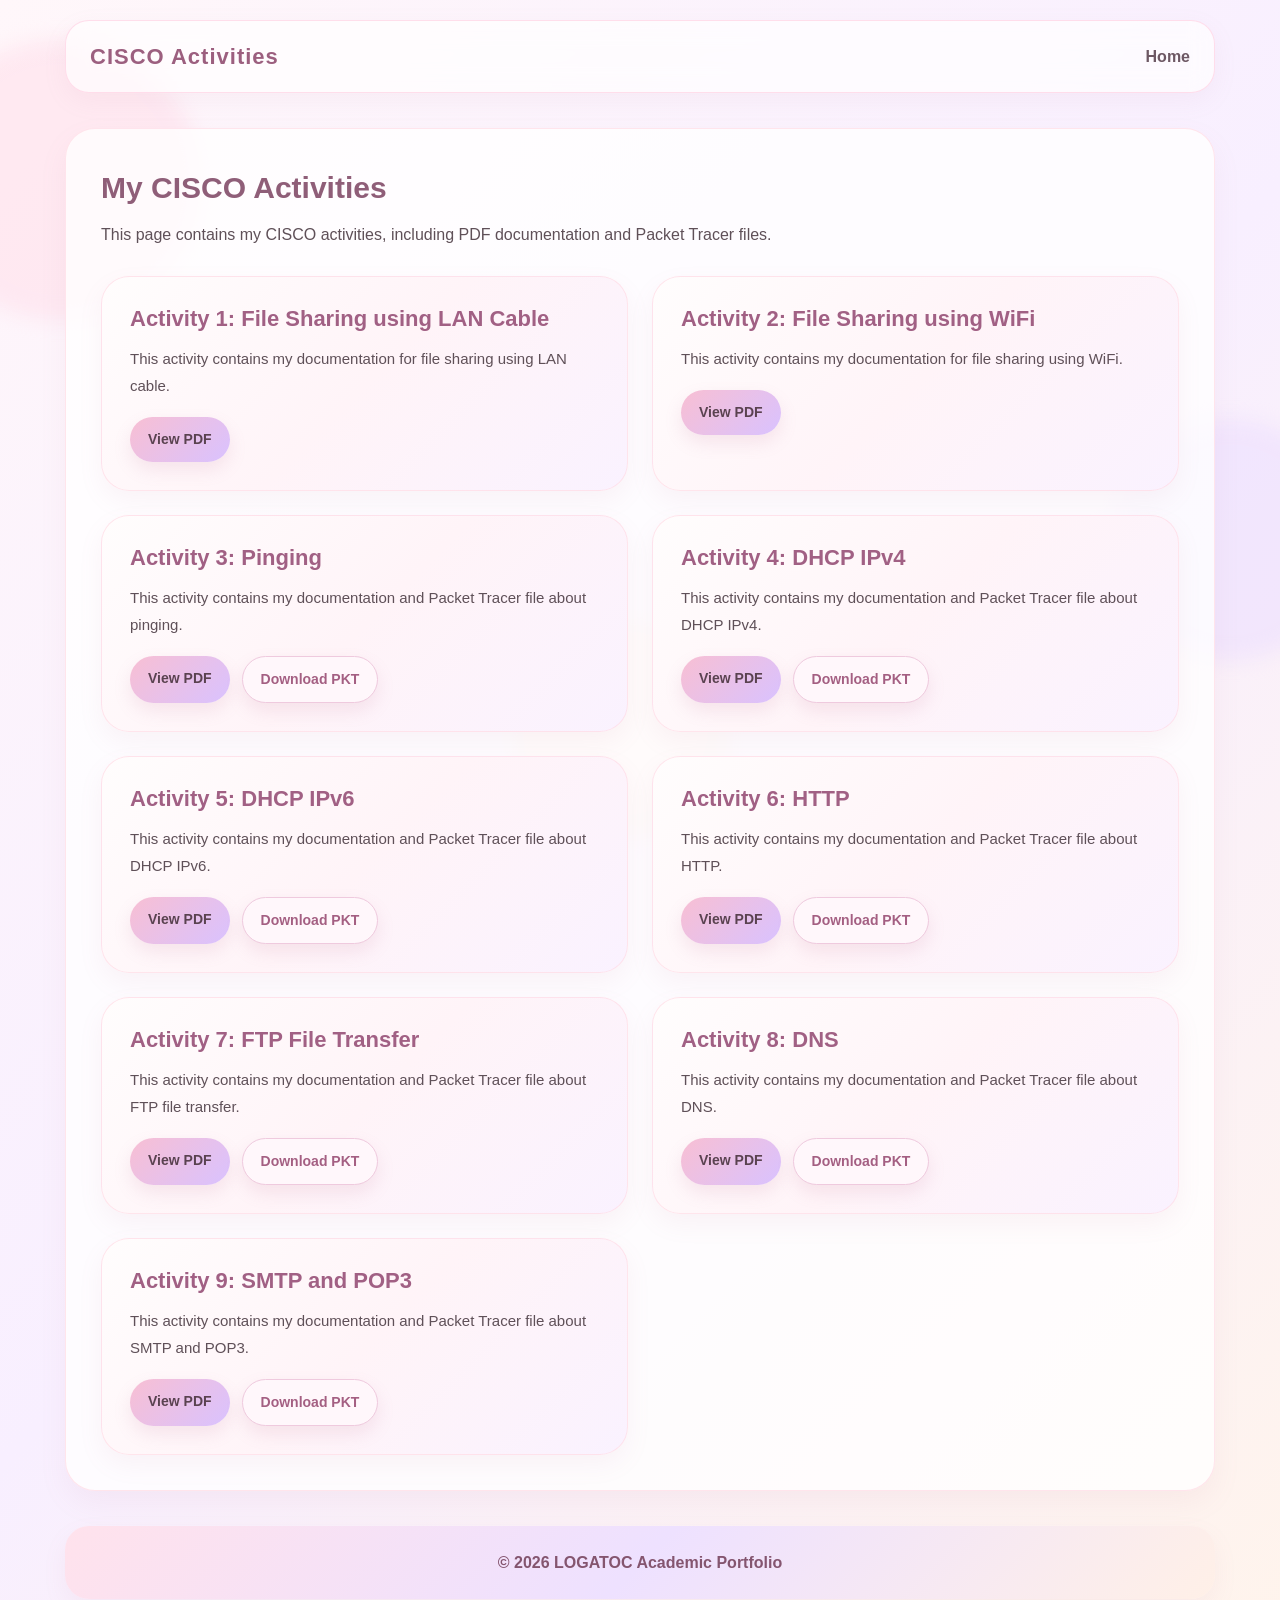
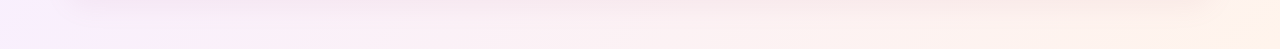
<file: cisco.html>
<!DOCTYPE html>
<html lang="en">
<head>
    <meta charset="UTF-8">
    <meta name="viewport" content="width=device-width, initial-scale=1.0">
    <title>CISCO Activities</title>

    <style>
        * {
            margin: 0;
            padding: 0;
            box-sizing: border-box;
        }

        html {
            scroll-behavior: smooth;
        }

        body {
            font-family: "Segoe UI", Arial, sans-serif;
            background: linear-gradient(135deg, #fff7fa, #f8efff, #fff4ec);
            color: #4a3d45;
            line-height: 1.6;
            min-height: 100vh;
            padding-bottom: 25px;
        }

        .bg-shape {
            position: fixed;
            border-radius: 50%;
            z-index: -1;
            filter: blur(10px);
            opacity: 0.5;
        }

        .shape1 {
            width: 280px;
            height: 280px;
            background: #ffdbe8;
            top: 40px;
            left: -80px;
        }

        .shape2 {
            width: 240px;
            height: 240px;
            background: #eadbff;
            top: 420px;
            right: -70px;
        }

        .shape3 {
            width: 220px;
            height: 220px;
            background: #ffe8d9;
            bottom: 60px;
            left: 40%;
        }

        .navbar {
            width: 90%;
            max-width: 1150px;
            margin: 20px auto 0;
            padding: 18px 24px;
            background: rgba(255, 255, 255, 0.68);
            backdrop-filter: blur(12px);
            border: 1px solid rgba(255, 214, 230, 0.8);
            border-radius: 24px;
            display: flex;
            justify-content: space-between;
            align-items: center;
            box-shadow: 0 8px 25px rgba(191, 136, 164, 0.08);
        }

        .logo {
            font-size: 22px;
            font-weight: bold;
            color: #9c5f7f;
            letter-spacing: 1px;
        }

        .nav-links {
            display: flex;
            list-style: none;
            gap: 18px;
        }

        .nav-links a {
            text-decoration: none;
            color: #6d5864;
            font-weight: 600;
            transition: 0.3s ease;
        }

        .nav-links a:hover {
            color: #c26f98;
        }

        .activities-section {
            width: 90%;
            max-width: 1150px;
            margin: 35px auto;
            background: rgba(255, 255, 255, 0.78);
            border: 1px solid rgba(255, 220, 230, 0.75);
            border-radius: 30px;
            padding: 35px;
            box-shadow: 0 12px 28px rgba(185, 127, 156, 0.08);
        }

        .activities-section h2 {
            color: #8f5e78;
            margin-bottom: 10px;
            font-size: 30px;
        }

        .certificate-intro {
            color: #5f5058;
            margin-bottom: 25px;
            max-width: 800px;
        }

        .activity-file-grid {
            display: grid;
            grid-template-columns: repeat(2, 1fr);
            gap: 24px;
            margin-top: 28px;
        }

        .activity-file-card {
            background: linear-gradient(135deg, #fffdfd, #fff4f8, #faf2ff);
            border: 1px solid rgba(255, 220, 230, 0.7);
            border-radius: 28px;
            padding: 28px;
            box-shadow: 0 10px 25px rgba(185, 127, 156, 0.08);
            transition: 0.3s ease;
        }

        .activity-file-card:hover {
            transform: translateY(-6px);
            box-shadow: 0 16px 32px rgba(185, 127, 156, 0.14);
        }

        .activity-file-card h3 {
            color: #a16084;
            margin-bottom: 12px;
            font-size: 22px;
            line-height: 1.3;
        }

        .activity-file-card p {
            color: #5f5058;
            font-size: 15px;
            margin-bottom: 18px;
            line-height: 1.8;
        }

        .file-buttons {
            display: flex;
            flex-wrap: wrap;
            gap: 12px;
        }

        .file-btn {
            text-decoration: none;
            background: linear-gradient(135deg, #f8bfd3, #d9c2ff);
            color: #5a4250;
            padding: 11px 18px;
            border-radius: 24px;
            font-weight: 700;
            font-size: 14px;
            box-shadow: 0 8px 18px rgba(192, 111, 148, 0.14);
            transition: 0.3s ease;
            display: inline-block;
        }

        .file-btn:hover {
            transform: translateY(-3px);
        }

        .secondary-file-btn {
            background: #fff7fb;
            color: #a45f82;
            border: 1px solid #efcade;
        }

        footer {
            width: 90%;
            max-width: 1150px;
            margin: 0 auto 25px;
            text-align: center;
            padding: 24px;
            border-radius: 24px;
            background: linear-gradient(135deg, #ffe2ec, #eee1ff, #fff0e7);
            color: #84556f;
            font-weight: 700;
            box-shadow: 0 10px 25px rgba(185, 127, 156, 0.08);
        }

        /* ===== CREATIVE ANIMATIONS & EFFECTS - ADD ONLY ===== */

@keyframes softFloat {
    0%, 100% {
        transform: translateY(0) scale(1);
    }
    50% {
        transform: translateY(-18px) scale(1.04);
    }
}

@keyframes fadeSlideUp {
    from {
        opacity: 0;
        transform: translateY(35px);
    }
    to {
        opacity: 1;
        transform: translateY(0);
    }
}

@keyframes glowPulse {
    0%, 100% {
        box-shadow: 0 10px 25px rgba(185, 127, 156, 0.10);
    }
    50% {
        box-shadow: 0 16px 35px rgba(194, 111, 152, 0.24);
    }
}

@keyframes buttonShine {
    0% {
        left: -80%;
    }
    100% {
        left: 130%;
    }
}

/* Floating background shapes */
.bg-shape {
    animation: softFloat 6s ease-in-out infinite;
}

.shape2 {
    animation-delay: 1.5s;
}

.shape3 {
    animation-delay: 3s;
}

/* Smooth entrance animation */
.navbar,
.hero-text,
.hero-image-side,
.quick-info,
.about-card,
.skills-progress-wrapper,
.activities-section,
.certificate-section,
.contact-section,
footer {
    animation: fadeSlideUp 0.9s ease both;
}

.hero-image-side {
    animation-delay: 0.15s;
}

.quick-info {
    animation-delay: 0.25s;
}

.about-card,
.skill-progress-card,
.bento-card,
.certificate-card,
.contact-card,
.activity-file-card {
    animation: fadeSlideUp 0.9s ease both;
}

/* Navbar glow effect */
.navbar {
    transition: 0.35s ease;
}

.navbar:hover {
    transform: translateY(-3px);
    box-shadow: 0 14px 35px rgba(191, 136, 164, 0.16);
}

/* Links hover animation */
.nav-links a {
    position: relative;
}

.nav-links a::after {
    content: "";
    position: absolute;
    left: 0;
    bottom: -5px;
    width: 0;
    height: 2px;
    background: linear-gradient(135deg, #f8bfd3, #d9c2ff);
    transition: width 0.3s ease;
    border-radius: 20px;
}

.nav-links a:hover::after {
    width: 100%;
}

/* Buttons shine effect */
.btn,
.file-btn {
    position: relative;
    overflow: hidden;
}

.btn::before,
.file-btn::before {
    content: "";
    position: absolute;
    top: 0;
    left: -80%;
    width: 50%;
    height: 100%;
    background: rgba(255, 255, 255, 0.35);
    transform: skewX(-25deg);
}

.btn:hover::before,
.file-btn:hover::before {
    animation: buttonShine 0.8s ease;
}

.btn:hover,
.file-btn:hover {
    transform: translateY(-4px) scale(1.03);
}

/* Hero image aesthetic hover */
.hero-image-card,
.image-frame img {
    transition: 0.4s ease;
}

.hero-image-card:hover {
    transform: translateY(-8px) rotate(1deg);
    animation: glowPulse 1.8s ease-in-out infinite;
}

.hero-image-card:hover .image-frame img {
    transform: scale(1.05);
}

/* Cards hover effect */
.info-box,
.about-card,
.skill-progress-card,
.bento-card,
.certificate-card,
.contact-card,
.activity-file-card {
    transition: transform 0.35s ease, box-shadow 0.35s ease, border 0.35s ease;
}

.info-box:hover,
.about-card:hover,
.skill-progress-card:hover,
.bento-card:hover,
.certificate-card:hover,
.contact-card:hover,
.activity-file-card:hover {
    transform: translateY(-8px);
    box-shadow: 0 18px 38px rgba(185, 127, 156, 0.16);
    border-color: rgba(244, 170, 204, 0.9);
}

/* Skill bars animate */
.skill-fill {
    animation: skillGrow 1.6s ease forwards;
    transform-origin: left;
}

@keyframes skillGrow {
    from {
        transform: scaleX(0);
    }
    to {
        transform: scaleX(1);
    }
}

/* Certificate image effect */
.certificate-card img,
.project-image,
.project-media-grid img {
    transition: 0.4s ease;
}

.certificate-card:hover img,
.project-image:hover,
.project-media-grid img:hover {
    transform: scale(1.04);
    filter: brightness(1.04) contrast(1.02);
}

/* Cute heading effect */
h1 span,
.logo {
    transition: 0.35s ease;
}

h1 span:hover,
.logo:hover {
    letter-spacing: 2px;
}

/* Reduce motion for accessibility */
@media (prefers-reduced-motion: reduce) {
    * {
        animation: none !important;
        transition: none !important;
    }
}

        @media (max-width: 850px) {
            .navbar {
                flex-direction: column;
                gap: 12px;
            }

            .activity-file-grid {
                grid-template-columns: 1fr;
            }

            .activities-section {
                padding: 28px 22px;
            }
        }
    </style>
</head>
<body>

    <div class="bg-shape shape1"></div>
    <div class="bg-shape shape2"></div>
    <div class="bg-shape shape3"></div>

    <nav class="navbar">
        <div class="logo">CISCO Activities</div>

        <ul class="nav-links">
            <li><a href="index.html">Home</a></li>
        </ul>
    </nav>

    <section class="activities-section cisco-page">
        <h2>My CISCO Activities</h2>

        <p class="certificate-intro">
            This page contains my CISCO activities, including PDF documentation and Packet Tracer files.
        </p>

        <div class="activity-file-grid">

            <div class="activity-file-card">
                <h3>Activity 1: File Sharing using LAN Cable</h3>
                <p>This activity contains my documentation for file sharing using LAN cable.</p>

                <div class="file-buttons">
                    <a href="files/cisco/Activity%201/LOGATOC_ACT1_File%20Sharing%20using%20LAN%20Cable.pdf" target="_blank" class="file-btn">
                        View PDF
                    </a>
                </div>
            </div>

            <div class="activity-file-card">
                <h3>Activity 2: File Sharing using WiFi</h3>
                <p>This activity contains my documentation for file sharing using WiFi.</p>

                <div class="file-buttons">
                    <a href="files/cisco/Activity%202/LOGATOC_ACT2_File%20Sharing%20using%20WiFi.pdf" target="_blank" class="file-btn">
                        View PDF
                    </a>
                </div>
            </div>

            <div class="activity-file-card">
                <h3>Activity 3: Pinging</h3>
                <p>This activity contains my documentation and Packet Tracer file about pinging.</p>

                <div class="file-buttons">
                    <a href="files/cisco/Activity%203/LOGATOC_ACT3%28PINGING%29.pdf" target="_blank" class="file-btn">
                        View PDF
                    </a>

                    <a href="files/cisco/Activity%203/LOGATOC_ACT3%28PINGING%29.pkt" download class="file-btn secondary-file-btn">
                        Download PKT
                    </a>
                </div>
            </div>

            <div class="activity-file-card">
                <h3>Activity 4: DHCP IPv4</h3>
                <p>This activity contains my documentation and Packet Tracer file about DHCP IPv4.</p>

                <div class="file-buttons">
                    <a href="files/cisco/Activity%204/LOGATOC_ACT4%28DHCP%20IPv4%29.pdf" target="_blank" class="file-btn">
                        View PDF
                    </a>

                    <a href="files/cisco/Activity%204/LOGATOC_ACT4%28DHCP%20IPv4%29.pkt" download class="file-btn secondary-file-btn">
                        Download PKT
                    </a>
                </div>
            </div>

            <div class="activity-file-card">
                <h3>Activity 5: DHCP IPv6</h3>
                <p>This activity contains my documentation and Packet Tracer file about DHCP IPv6.</p>

                <div class="file-buttons">
                    <a href="files/cisco/Activity%205/LOGATOC_ACT5%28DHCP%20IPv6%29.pdf" target="_blank" class="file-btn">
                        View PDF
                    </a>

                    <a href="files/cisco/Activity%205/LOGATOC_ACT5%28DHCP%20IPv6%29.pkt" download class="file-btn secondary-file-btn">
                        Download PKT
                    </a>
                </div>
            </div>

            <div class="activity-file-card">
                <h3>Activity 6: HTTP</h3>
                <p>This activity contains my documentation and Packet Tracer file about HTTP.</p>

                <div class="file-buttons">
                    <a href="files/cisco/Activity%206/LOGATOC_ACT6%28HTTP%29.pdf" target="_blank" class="file-btn">
                        View PDF
                    </a>

                    <a href="files/cisco/Activity%206/LOGATOC_ACT6%28HTTP%29.pkt" download class="file-btn secondary-file-btn">
                        Download PKT
                    </a>
                </div>
            </div>

            <div class="activity-file-card">
                <h3>Activity 7: FTP File Transfer</h3>
                <p>This activity contains my documentation and Packet Tracer file about FTP file transfer.</p>

                <div class="file-buttons">
                    <a href="files/cisco/Activity%207/LOGATOC_ACT7%28FTP_File%20Transfer%29.pdf" target="_blank" class="file-btn">
                        View PDF
                    </a>

                    <a href="files/cisco/Activity%207/LOGATOC_ACT7%28FTP_File%20Transfer%29.pkt" download class="file-btn secondary-file-btn">
                        Download PKT
                    </a>
                </div>
            </div>

            <div class="activity-file-card">
                <h3>Activity 8: DNS</h3>
                <p>This activity contains my documentation and Packet Tracer file about DNS.</p>

                <div class="file-buttons">
                    <a href="files/cisco/Activity%208/LOGATOC_ACT8%28DNS%29.pdf" target="_blank" class="file-btn">
                        View PDF
                    </a>

                    <a href="files/cisco/Activity%208/LOGATOC_ACT8%28DNS%29.pkt" download class="file-btn secondary-file-btn">
                        Download PKT
                    </a>
                </div>
            </div>

            <div class="activity-file-card">
                <h3>Activity 9: SMTP and POP3</h3>
                <p>This activity contains my documentation and Packet Tracer file about SMTP and POP3.</p>

                <div class="file-buttons">
                    <a href="files/cisco/Activity%209/LOGATOC_ACT9%28SMTP_and_POP3%29.pdf" target="_blank" class="file-btn">
                        View PDF
                    </a>

                    <a href="files/cisco/Activity%209/LOGATOC_ACT9%28SMTP_and_POP3%29.pkt" download class="file-btn secondary-file-btn">
                        Download PKT
                    </a>
                </div>
            </div>

        </div>
    </section>

    <footer>
        <p>© 2026 LOGATOC Academic Portfolio</p>
    </footer>

</body>
</html>
</file>
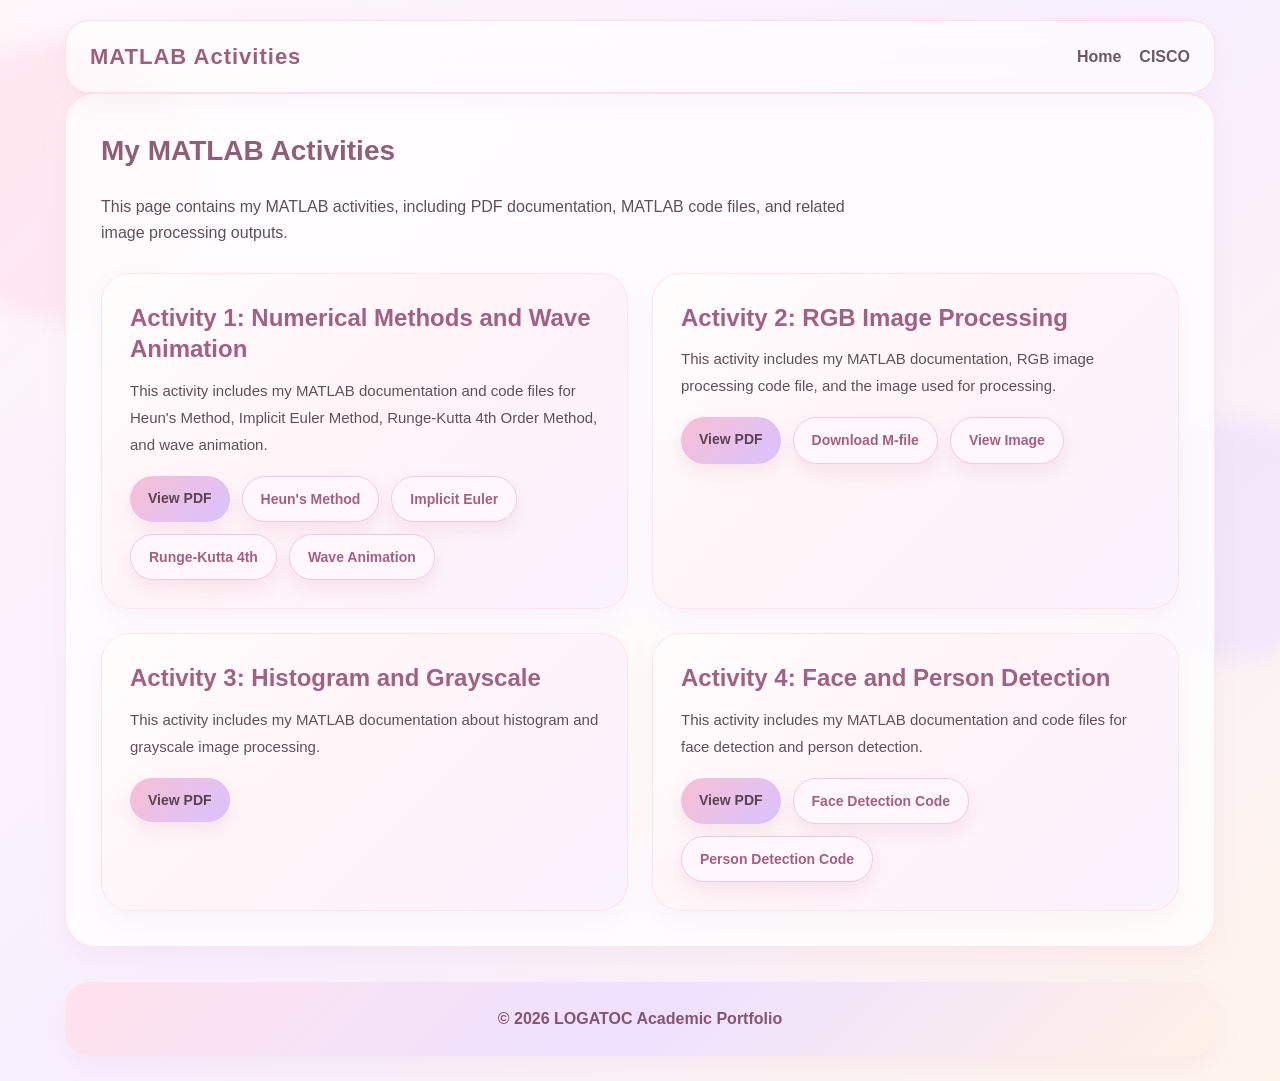
<file: matlab.html>
<!DOCTYPE html>
<html lang="en">
<head>
    <meta charset="UTF-8">
    <meta name="viewport" content="width=device-width, initial-scale=1.0">
    <title>MATLAB Activities</title>
    <link rel="stylesheet" href="style.css">
</head>
<body>

    <div class="bg-shape shape1"></div>
    <div class="bg-shape shape2"></div>
    <div class="bg-shape shape3"></div>

    <nav class="navbar">
        <div class="logo">MATLAB Activities</div>

        <ul class="nav-links">
            <li><a href="index.html">Home</a></li>
            <li><a href="cisco.html">CISCO</a></li>
        </ul>
    </nav>

    <section class="activities-section matlab-page">
        <h2>My MATLAB Activities</h2>

        <p class="certificate-intro">
            This page contains my MATLAB activities, including PDF documentation, MATLAB code files, and related image processing outputs.
        </p>

        <div class="activity-file-grid">

            <div class="activity-file-card">
                <h3>Activity 1: Numerical Methods and Wave Animation</h3>
                <p>
                    This activity includes my MATLAB documentation and code files for Heun's Method,
                    Implicit Euler Method, Runge-Kutta 4th Order Method, and wave animation.
                </p>

                <div class="file-buttons">
                    <a href="files/matlab/Activity%201/LOGATOC_ACT1.pdf" target="_blank" class="file-btn">
                        View PDF
                    </a>

                    <a href="files/matlab/Activity%201/LOGATOC_Act1_Heuns_Method.m" download class="file-btn secondary-file-btn">
                        Heun's Method
                    </a>

                    <a href="files/matlab/Activity%201/LOGATOC_Act1_Implicit_Euler_Method.m" download class="file-btn secondary-file-btn">
                        Implicit Euler
                    </a>

                    <a href="files/matlab/Activity%201/LOGATOC_Act1_Runge_Kutta_4th_Order_Method.m" download class="file-btn secondary-file-btn">
                        Runge-Kutta 4th
                    </a>

                    <a href="files/matlab/Activity%201/LOGATOC_Act1_wave_animation.m" download class="file-btn secondary-file-btn">
                        Wave Animation
                    </a>
                </div>
            </div>

            <div class="activity-file-card">
                <h3>Activity 2: RGB Image Processing</h3>
                <p>
                    This activity includes my MATLAB documentation, RGB image processing code file,
                    and the image used for processing.
                </p>

                <div class="file-buttons">
                    <a href="files/matlab/Activity%202/LOGATOC_ACT2_RGB%20Image%20Processing.pdf" target="_blank" class="file-btn">
                        View PDF
                    </a>

                    <a href="files/matlab/Activity%202/LOGATOC_Act2_RGB%20Image%20Processing.m" download class="file-btn secondary-file-btn">
                        Download M-file
                    </a>

                    <a href="files/matlab/Activity%202/stitch.png" target="_blank" class="file-btn secondary-file-btn">
                        View Image
                    </a>
                </div>
            </div>

            <div class="activity-file-card">
                <h3>Activity 3: Histogram and Grayscale</h3>
                <p>
                    This activity includes my MATLAB documentation about histogram and grayscale image processing.
                </p>

                <div class="file-buttons">
                    <a href="files/matlab/Activity%203/LOGATOC_ACT3_Histogram%20and%20Grayscale.pdf" target="_blank" class="file-btn">
                        View PDF
                    </a>
                </div>
            </div>

            <div class="activity-file-card">
                <h3>Activity 4: Face and Person Detection</h3>
                <p>
                    This activity includes my MATLAB documentation and code files for face detection and person detection.
                </p>

                <div class="file-buttons">
                    <a href="files/matlab/Activity%204/LOGATOC_ACT4_Face%20and%20Person%20Detection.pdf" target="_blank" class="file-btn">
                        View PDF
                    </a>

                    <a href="files/matlab/Activity%204/LOGATOC_faceDetection.m" download class="file-btn secondary-file-btn">
                        Face Detection Code
                    </a>

                    <a href="files/matlab/Activity%204/LOGATOC_personDetection.m" download class="file-btn secondary-file-btn">
                        Person Detection Code
                    </a>
                </div>
            </div>

        </div>
    </section>

    <footer>
        <p>© 2026 LOGATOC Academic Portfolio</p>
    </footer>

</body>
</html>
</file>
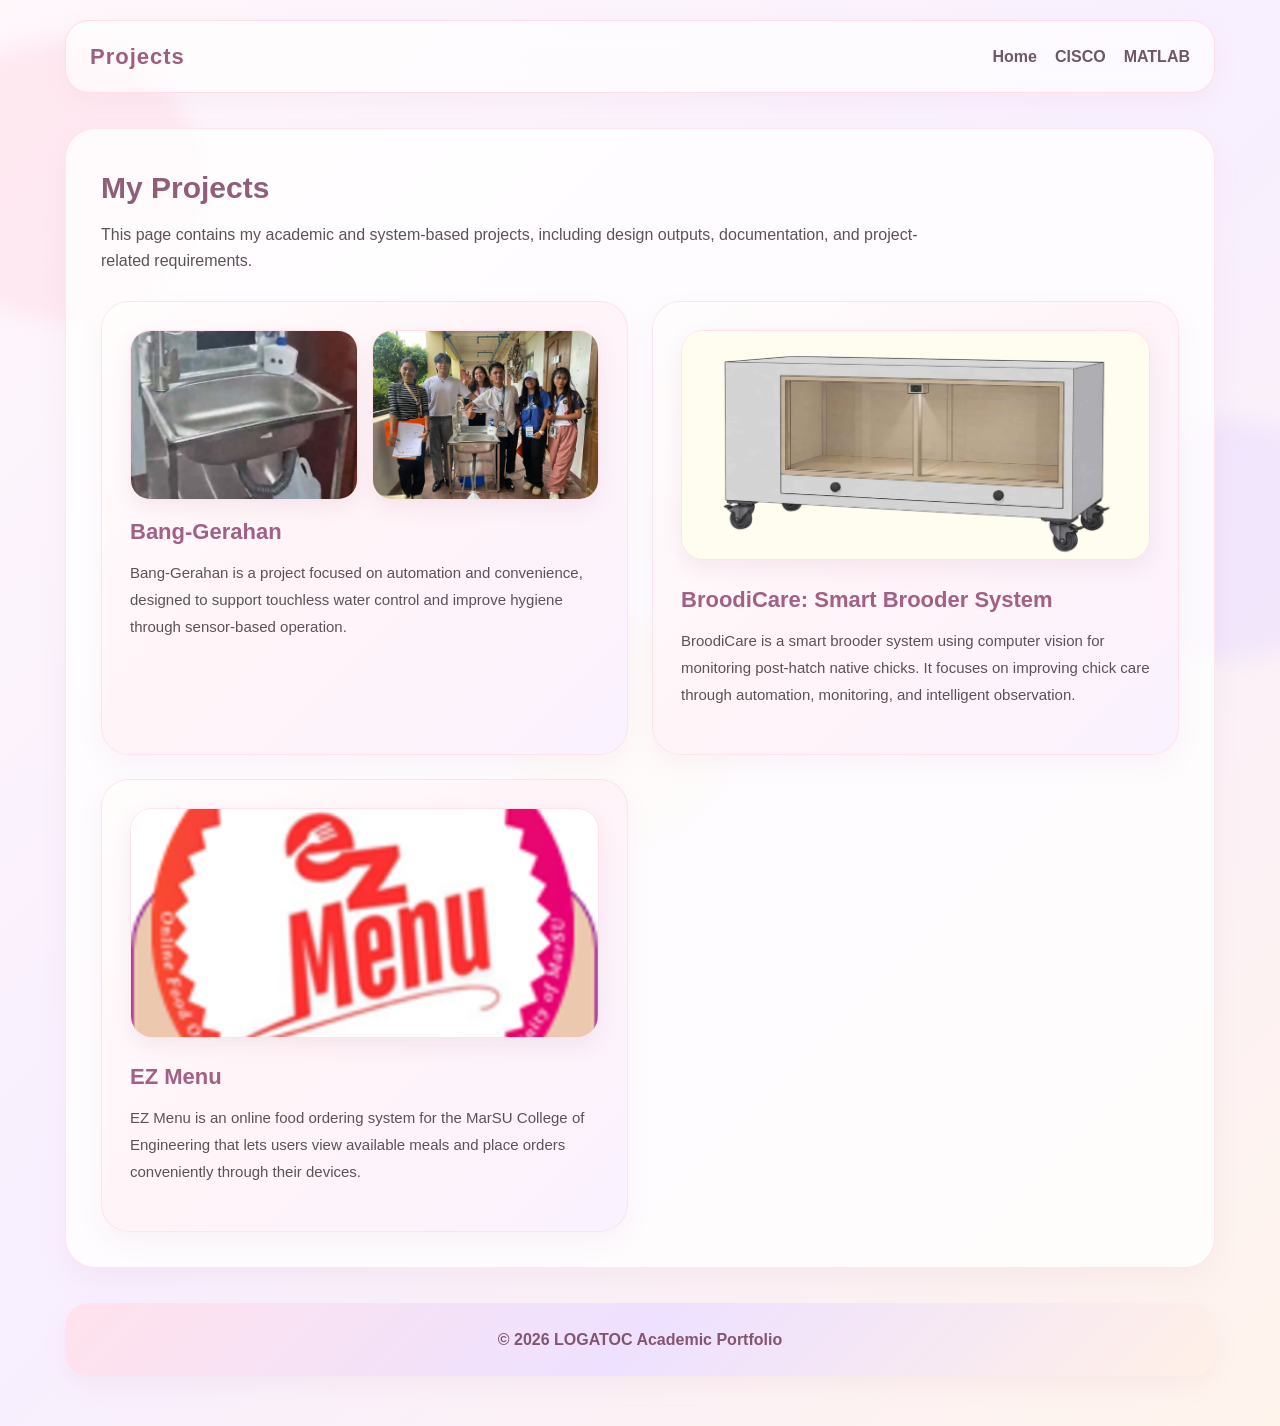
<file: projects.html>
<!DOCTYPE html>
<html lang="en">
<head>
    <meta charset="UTF-8">
    <meta name="viewport" content="width=device-width, initial-scale=1.0">
    <title>Projects</title>

    <style>
        * {
            margin: 0;
            padding: 0;
            box-sizing: border-box;
        }

        html {
            scroll-behavior: smooth;
        }

        body {
            font-family: "Segoe UI", Arial, sans-serif;
            background: linear-gradient(135deg, #fff7fa, #f8efff, #fff4ec);
            color: #4a3d45;
            line-height: 1.6;
            min-height: 100vh;
            padding-bottom: 25px;
        }

        .bg-shape {
            position: fixed;
            border-radius: 50%;
            z-index: -1;
            filter: blur(10px);
            opacity: 0.5;
        }

        .shape1 {
            width: 280px;
            height: 280px;
            background: #ffdbe8;
            top: 40px;
            left: -80px;
        }

        .shape2 {
            width: 240px;
            height: 240px;
            background: #eadbff;
            top: 420px;
            right: -70px;
        }

        .shape3 {
            width: 220px;
            height: 220px;
            background: #ffe8d9;
            bottom: 60px;
            left: 40%;
        }

        .navbar {
            width: 90%;
            max-width: 1150px;
            margin: 20px auto 0;
            padding: 18px 24px;
            background: rgba(255, 255, 255, 0.68);
            backdrop-filter: blur(12px);
            border: 1px solid rgba(255, 214, 230, 0.8);
            border-radius: 24px;
            display: flex;
            justify-content: space-between;
            align-items: center;
            box-shadow: 0 8px 25px rgba(191, 136, 164, 0.08);
        }

        .logo {
            font-size: 22px;
            font-weight: bold;
            color: #9c5f7f;
            letter-spacing: 1px;
        }

        .nav-links {
            display: flex;
            list-style: none;
            gap: 18px;
        }

        .nav-links a {
            text-decoration: none;
            color: #6d5864;
            font-weight: 600;
            transition: 0.3s ease;
        }

        .nav-links a:hover {
            color: #c26f98;
        }

        .activities-section {
            width: 90%;
            max-width: 1150px;
            margin: 35px auto;
            background: rgba(255, 255, 255, 0.78);
            border: 1px solid rgba(255, 220, 230, 0.75);
            border-radius: 30px;
            padding: 35px;
            box-shadow: 0 12px 28px rgba(185, 127, 156, 0.08);
        }

        .activities-section h2 {
            color: #8f5e78;
            margin-bottom: 10px;
            font-size: 30px;
        }

        .certificate-intro {
            color: #5f5058;
            margin-bottom: 25px;
            max-width: 850px;
        }

        .activity-file-grid {
            display: grid;
            grid-template-columns: repeat(2, 1fr);
            gap: 24px;
            margin-top: 28px;
        }

        .activity-file-card {
            background: linear-gradient(135deg, #fffdfd, #fff4f8, #faf2ff);
            border: 1px solid rgba(255, 220, 230, 0.7);
            border-radius: 28px;
            padding: 28px;
            box-shadow: 0 10px 25px rgba(185, 127, 156, 0.08);
            transition: 0.3s ease;
            overflow: hidden;
        }

        .activity-file-card:hover {
            transform: translateY(-6px);
            box-shadow: 0 16px 32px rgba(185, 127, 156, 0.14);
        }

        .activity-file-card h3 {
            color: #a16084;
            margin-bottom: 12px;
            font-size: 22px;
            line-height: 1.3;
        }

        .activity-file-card p {
            color: #5f5058;
            font-size: 15px;
            margin-bottom: 18px;
            line-height: 1.8;
        }

        .project-image {
            width: 100%;
            height: 230px;
            object-fit: cover;
            border-radius: 22px;
            margin-bottom: 18px;
            border: 1px solid rgba(255, 220, 230, 0.8);
            box-shadow: 0 8px 20px rgba(185, 127, 156, 0.12);
        }

        .project-media-grid {
            display: grid;
            grid-template-columns: repeat(2, 1fr);
            gap: 14px;
            margin-bottom: 18px;
        }

        .project-media-grid img {
            width: 100%;
            height: 170px;
            object-fit: cover;
            border-radius: 20px;
            border: 1px solid rgba(255, 220, 230, 0.8);
            box-shadow: 0 8px 20px rgba(185, 127, 156, 0.12);
        }

        footer {
            width: 90%;
            max-width: 1150px;
            margin: 0 auto 25px;
            text-align: center;
            padding: 24px;
            border-radius: 24px;
            background: linear-gradient(135deg, #ffe2ec, #eee1ff, #fff0e7);
            color: #84556f;
            font-weight: 700;
            box-shadow: 0 10px 25px rgba(185, 127, 156, 0.08);
        }

        /* ===== CREATIVE ANIMATIONS & EFFECTS - ADD ONLY ===== */

@keyframes softFloat {
    0%, 100% {
        transform: translateY(0) scale(1);
    }
    50% {
        transform: translateY(-18px) scale(1.04);
    }
}

@keyframes fadeSlideUp {
    from {
        opacity: 0;
        transform: translateY(35px);
    }
    to {
        opacity: 1;
        transform: translateY(0);
    }
}

@keyframes glowPulse {
    0%, 100% {
        box-shadow: 0 10px 25px rgba(185, 127, 156, 0.10);
    }
    50% {
        box-shadow: 0 16px 35px rgba(194, 111, 152, 0.24);
    }
}

@keyframes buttonShine {
    0% {
        left: -80%;
    }
    100% {
        left: 130%;
    }
}

/* Floating background shapes */
.bg-shape {
    animation: softFloat 6s ease-in-out infinite;
}

.shape2 {
    animation-delay: 1.5s;
}

.shape3 {
    animation-delay: 3s;
}

/* Smooth entrance animation */
.navbar,
.hero-text,
.hero-image-side,
.quick-info,
.about-card,
.skills-progress-wrapper,
.activities-section,
.certificate-section,
.contact-section,
footer {
    animation: fadeSlideUp 0.9s ease both;
}

.hero-image-side {
    animation-delay: 0.15s;
}

.quick-info {
    animation-delay: 0.25s;
}

.about-card,
.skill-progress-card,
.bento-card,
.certificate-card,
.contact-card,
.activity-file-card {
    animation: fadeSlideUp 0.9s ease both;
}

/* Navbar glow effect */
.navbar {
    transition: 0.35s ease;
}

.navbar:hover {
    transform: translateY(-3px);
    box-shadow: 0 14px 35px rgba(191, 136, 164, 0.16);
}

/* Links hover animation */
.nav-links a {
    position: relative;
}

.nav-links a::after {
    content: "";
    position: absolute;
    left: 0;
    bottom: -5px;
    width: 0;
    height: 2px;
    background: linear-gradient(135deg, #f8bfd3, #d9c2ff);
    transition: width 0.3s ease;
    border-radius: 20px;
}

.nav-links a:hover::after {
    width: 100%;
}

/* Buttons shine effect */
.btn,
.file-btn {
    position: relative;
    overflow: hidden;
}

.btn::before,
.file-btn::before {
    content: "";
    position: absolute;
    top: 0;
    left: -80%;
    width: 50%;
    height: 100%;
    background: rgba(255, 255, 255, 0.35);
    transform: skewX(-25deg);
}

.btn:hover::before,
.file-btn:hover::before {
    animation: buttonShine 0.8s ease;
}

.btn:hover,
.file-btn:hover {
    transform: translateY(-4px) scale(1.03);
}

/* Hero image aesthetic hover */
.hero-image-card,
.image-frame img {
    transition: 0.4s ease;
}

.hero-image-card:hover {
    transform: translateY(-8px) rotate(1deg);
    animation: glowPulse 1.8s ease-in-out infinite;
}

.hero-image-card:hover .image-frame img {
    transform: scale(1.05);
}

/* Cards hover effect */
.info-box,
.about-card,
.skill-progress-card,
.bento-card,
.certificate-card,
.contact-card,
.activity-file-card {
    transition: transform 0.35s ease, box-shadow 0.35s ease, border 0.35s ease;
}

.info-box:hover,
.about-card:hover,
.skill-progress-card:hover,
.bento-card:hover,
.certificate-card:hover,
.contact-card:hover,
.activity-file-card:hover {
    transform: translateY(-8px);
    box-shadow: 0 18px 38px rgba(185, 127, 156, 0.16);
    border-color: rgba(244, 170, 204, 0.9);
}

/* Skill bars animate */
.skill-fill {
    animation: skillGrow 1.6s ease forwards;
    transform-origin: left;
}

@keyframes skillGrow {
    from {
        transform: scaleX(0);
    }
    to {
        transform: scaleX(1);
    }
}

/* Certificate image effect */
.certificate-card img,
.project-image,
.project-media-grid img {
    transition: 0.4s ease;
}

.certificate-card:hover img,
.project-image:hover,
.project-media-grid img:hover {
    transform: scale(1.04);
    filter: brightness(1.04) contrast(1.02);
}

/* Cute heading effect */
h1 span,
.logo {
    transition: 0.35s ease;
}

h1 span:hover,
.logo:hover {
    letter-spacing: 2px;
}

/* Reduce motion for accessibility */
@media (prefers-reduced-motion: reduce) {
    * {
        animation: none !important;
        transition: none !important;
    }
}

        @media (max-width: 850px) {
            .navbar {
                flex-direction: column;
                gap: 12px;
            }

            .nav-links {
                flex-wrap: wrap;
                justify-content: center;
            }

            .activity-file-grid {
                grid-template-columns: 1fr;
            }

            .activities-section {
                padding: 28px 22px;
            }

            .project-media-grid {
                grid-template-columns: 1fr;
            }

            .project-media-grid img,
            .project-image {
                height: 220px;
            }
        }
    </style>
</head>
<body>

    <div class="bg-shape shape1"></div>
    <div class="bg-shape shape2"></div>
    <div class="bg-shape shape3"></div>

    <nav class="navbar">
        <div class="logo">Projects</div>

        <ul class="nav-links">
            <li><a href="index.html">Home</a></li>
            <li><a href="cisco.html">CISCO</a></li>
            <li><a href="matlab.html">MATLAB</a></li>
        </ul>
    </nav>

    <section class="activities-section projects-page">
        <h2>My Projects</h2>

        <p class="certificate-intro">
            This page contains my academic and system-based projects, including design outputs,
            documentation, and project-related requirements.
        </p>

        <div class="activity-file-grid">

            <div class="activity-file-card project-card-with-image">
                <div class="project-media-grid">
                    <img src="images/projects/automatic-sink-1.jpg" alt="Bang-Gerahan Image 1">
                    <img src="images/projects/automatic-sink-2.jpg" alt="Bang-Gerahan Image 2">
                </div>

                <h3>Bang-Gerahan</h3>
                <p>
                    Bang-Gerahan is a project focused on automation and convenience, designed to
                    support touchless water control and improve hygiene through sensor-based operation.
                </p>
            </div>

            <div class="activity-file-card project-card-with-image">
                <img src="images/projects/broodicare.png" alt="BroodiCare Smart Brooder System" class="project-image">

                <h3>BroodiCare: Smart Brooder System</h3>
                <p>
                    BroodiCare is a smart brooder system using computer vision for monitoring
                    post-hatch native chicks. It focuses on improving chick care through automation,
                    monitoring, and intelligent observation.
                </p>
            </div>

            <div class="activity-file-card project-card-with-image">
                <img src="images/projects/ez-menu.png" alt="EZ Menu Project" class="project-image">

                <h3>EZ Menu</h3>
                <p>
                    EZ Menu is an online food ordering system for the MarSU College of Engineering that lets users
                    view available meals and place orders conveniently through their devices.
                </p>
            </div>

        </div>
    </section>

    <footer>
        <p>© 2026 LOGATOC Academic Portfolio</p>
    </footer>

</body>
</html>
</file>
<file: style.css>
* {
    margin: 0;
    padding: 0;
    box-sizing: border-box;
}

html {
    scroll-behavior: smooth;
}

body {
    font-family: "Segoe UI", Arial, sans-serif;
    background: linear-gradient(135deg, #fff7fa, #f8efff, #fff4ec);
    color: #4a3d45;
    line-height: 1.6;
    overflow-x: hidden;
    position: relative;
}

/* Background Shapes */
.bg-shape {
    position: fixed;
    border-radius: 50%;
    z-index: -1;
    filter: blur(10px);
    opacity: 0.5;
}

.shape1 {
    width: 280px;
    height: 280px;
    background: #ffdbe8;
    top: 40px;
    left: -80px;
}

.shape2 {
    width: 240px;
    height: 240px;
    background: #eadbff;
    top: 420px;
    right: -70px;
}

.shape3 {
    width: 220px;
    height: 220px;
    background: #ffe8d9;
    bottom: 60px;
    left: 40%;
}

/* Navbar */
.navbar {
    width: 90%;
    max-width: 1150px;
    margin: 20px auto 0;
    padding: 18px 24px;
    background: rgba(255, 255, 255, 0.68);
    backdrop-filter: blur(12px);
    border: 1px solid rgba(255, 214, 230, 0.8);
    border-radius: 24px;
    display: flex;
    justify-content: space-between;
    align-items: center;
    box-shadow: 0 8px 25px rgba(191, 136, 164, 0.08);
}

.logo {
    font-size: 22px;
    font-weight: bold;
    color: #9c5f7f;
    letter-spacing: 1px;
}

.nav-links {
    display: flex;
    list-style: none;
    gap: 18px;
}

.nav-links a {
    text-decoration: none;
    color: #6d5864;
    font-weight: 600;
    transition: 0.3s ease;
}

.nav-links a:hover {
    color: #c26f98;
}

/* Hero Section */
.hero {
    width: 90%;
    max-width: 1150px;
    margin: 35px auto 45px;
    display: grid;
    grid-template-columns: 1.12fr 0.88fr;
    gap: 28px;
    align-items: center;
}

/* Left Hero Text */
.hero-text {
    background: rgba(255, 255, 255, 0.78);
    backdrop-filter: blur(12px);
    border: 1px solid rgba(255, 218, 230, 0.75);
    border-radius: 34px;
    box-shadow: 0 15px 35px rgba(185, 127, 156, 0.1);
    padding: 55px 45px;
}

.tagline {
    display: inline-block;
    background: linear-gradient(135deg, #ffe2ec, #f1e4ff);
    color: #9e5c7b;
    padding: 8px 16px;
    border-radius: 25px;
    font-size: 14px;
    font-weight: 700;
    margin-bottom: 18px;
}

.hero-text h1 {
    font-size: 52px;
    margin-bottom: 16px;
    color: #684d5b;
    line-height: 1.15;
}

.hero-text h1 span {
    color: #c06f94;
}

.hero-description {
    font-size: 17px;
    color: #66565f;
    max-width: 620px;
    margin-bottom: 28px;
    line-height: 1.8;
}

.hero-buttons {
    display: flex;
    flex-wrap: wrap;
    gap: 14px;
    margin-bottom: 24px;
}

.btn {
    text-decoration: none;
    padding: 13px 24px;
    border-radius: 28px;
    font-weight: 700;
    transition: 0.3s ease;
}

.primary-btn {
    background: linear-gradient(135deg, #f8bfd3, #d9c2ff);
    color: #5a4250;
    box-shadow: 0 8px 18px rgba(192, 111, 148, 0.18);
}

.primary-btn:hover {
    transform: translateY(-4px);
}

.secondary-btn {
    background: #fff7fb;
    color: #a45f82;
    border: 1px solid #efcade;
}

.secondary-btn:hover {
    transform: translateY(-4px);
    background: #fff0f6;
}

/* Mini Cards */
.mini-info-row {
    display: flex;
    gap: 14px;
    flex-wrap: wrap;
}

.mini-info-card {
    background: linear-gradient(135deg, #fff6fa, #f8efff);
    border: 1px solid rgba(255, 218, 230, 0.7);
    border-radius: 20px;
    padding: 14px 18px;
    min-width: 180px;
    box-shadow: 0 8px 18px rgba(185, 127, 156, 0.08);
}

.mini-info-card h4 {
    font-size: 14px;
    color: #9c5f7f;
    margin-bottom: 6px;
}

.mini-info-card p {
    font-size: 14px;
    color: #5f5058;
}

/* Right Side Image Layout */
.hero-image-side {
    position: relative;
    min-height: 540px;
    display: flex;
    align-items: center;
    justify-content: center;
}

.pink-accent-card {
    position: absolute;
    width: 270px;
    height: 330px;
    background: linear-gradient(135deg, #ffe4ec, #f1e2ff, #fff1e7);
    border-radius: 34px;
    top: 35px;
    left: 8px;
    z-index: 0;
    box-shadow: 0 10px 30px rgba(185, 127, 156, 0.12);
    transform: rotate(-5deg);
}

.hero-image-card {
    width: 100%;
    max-width: 355px;
    background: rgba(255, 255, 255, 0.82);
    backdrop-filter: blur(12px);
    border: 1px solid rgba(255, 218, 230, 0.78);
    border-radius: 34px;
    box-shadow: 0 18px 38px rgba(185, 127, 156, 0.12);
    padding: 20px 20px 24px;
    text-align: center;
    position: relative;
    z-index: 2;
    margin-left: 45px;
}

.image-frame {
    width: 100%;
    height: 420px;
    border-radius: 28px;
    overflow: hidden;
    background: linear-gradient(135deg, #ffe4ec, #efe1ff, #fff0e6);
    padding: 10px;
    box-shadow: 0 10px 25px rgba(185, 127, 156, 0.15);
    margin-bottom: 18px;
}

.image-frame img {
    width: 100%;
    height: 100%;
    object-fit: cover;
    border-radius: 21px;
    display: block;
}

.image-card-text h3 {
    font-size: 24px;
    color: #9c5f7f;
    margin-bottom: 6px;
}

.image-card-text p {
    font-size: 15px;
    color: #6b5a63;
}

.student-section {
    display: block;
    margin-top: 8px;
    font-size: 14px;
    color: #9c5f7f;
    font-weight: 600;
    background: #fff3f8;
    border: 1px solid rgba(255, 218, 230, 0.8);
    border-radius: 20px;
    padding: 8px 14px;
    width: fit-content;
    margin-left: auto;
    margin-right: auto;
}

/* Quick Info */
.quick-info {
    width: 90%;
    max-width: 1150px;
    margin: 0 auto 35px;
    display: grid;
    grid-template-columns: repeat(3, 1fr);
    gap: 18px;
}

.info-box {
    background: rgba(255, 255, 255, 0.75);
    border: 1px solid rgba(255, 220, 230, 0.75);
    border-radius: 24px;
    padding: 24px;
    box-shadow: 0 10px 25px rgba(185, 127, 156, 0.08);
    text-align: center;
    transition: 0.3s ease;
}

.info-box:hover {
    transform: translateY(-5px);
    box-shadow: 0 14px 28px rgba(185, 127, 156, 0.13);
}

.info-box h3 {
    color: #9b6280;
    margin-bottom: 8px;
    font-size: 18px;
}

.info-box p {
    color: #5f5058;
    font-size: 15px;
}

/* About Grid */
.about-grid {
    width: 90%;
    max-width: 1150px;
    margin: 0 auto 35px;
    display: grid;
    grid-template-columns: 1.3fr 1fr 1fr;
    gap: 20px;
}

.about-card {
    background: rgba(255, 255, 255, 0.8);
    border: 1px solid rgba(255, 220, 230, 0.75);
    border-radius: 28px;
    padding: 30px;
    box-shadow: 0 12px 28px rgba(185, 127, 156, 0.08);
}

.about-card h2 {
    color: #8f5e78;
    margin-bottom: 14px;
    font-size: 24px;
}

.about-card p {
    color: #5f5058;
}

/* Skills and Activities */
.skills-section,
.activities-section {
    width: 90%;
    max-width: 1150px;
    margin: 0 auto 35px;
    background: rgba(255, 255, 255, 0.78);
    border: 1px solid rgba(255, 220, 230, 0.75);
    border-radius: 30px;
    padding: 35px;
    box-shadow: 0 12px 28px rgba(185, 127, 156, 0.08);
}

.skills-section h2,
.activities-section h2 {
    color: #8f5e78;
    margin-bottom: 20px;
    font-size: 28px;
}

.skills-list {
    display: flex;
    flex-wrap: wrap;
    gap: 14px;
}

.skills-list span {
    background: linear-gradient(135deg, #ffe4ee, #f3e5ff, #fff2e8);
    color: #80596e;
    padding: 12px 18px;
    border-radius: 25px;
    font-weight: 600;
    box-shadow: 0 5px 15px rgba(185, 127, 156, 0.1);
    transition: 0.3s ease;
}

.skills-list span:hover {
    transform: translateY(-3px);
}

/* Bento Grid */
.bento-grid {
    display: grid;
    grid-template-columns: repeat(3, 1fr);
    gap: 20px;
}

.bento-card {
    background: linear-gradient(135deg, #fffdfd, #fff4f8, #faf2ff);
    border: 1px solid rgba(255, 220, 230, 0.7);
    border-radius: 26px;
    padding: 25px;
    box-shadow: 0 10px 25px rgba(185, 127, 156, 0.08);
    transition: 0.3s ease;
}

.bento-card:hover {
    transform: translateY(-6px);
    box-shadow: 0 15px 30px rgba(185, 127, 156, 0.14);
}

.bento-card h3 {
    color: #a16084;
    margin-bottom: 10px;
    font-size: 20px;
}

.bento-card p {
    color: #5f5058;
    font-size: 15px;
}

.bento-card.wide {
    grid-column: span 2;
}

/* Footer */
footer {
    width: 90%;
    max-width: 1150px;
    margin: 0 auto 25px;
    text-align: center;
    padding: 24px;
    border-radius: 24px;
    background: linear-gradient(135deg, #ffe2ec, #eee1ff, #fff0e7);
    color: #84556f;
    font-weight: 700;
    box-shadow: 0 10px 25px rgba(185, 127, 156, 0.08);
}

/* Responsive Design */
@media (max-width: 850px) {
    .navbar {
        flex-direction: column;
        gap: 12px;
    }

    .nav-links {
        flex-wrap: wrap;
        justify-content: center;
    }

    .hero {
        grid-template-columns: 1fr;
    }

    .hero-text {
        padding: 35px 25px;
    }

    .hero-text h1 {
        font-size: 38px;
    }

    .hero-image-side {
        min-height: auto;
        margin-top: 10px;
    }

    .hero-image-card {
        max-width: 330px;
        margin: 40px auto 0;
    }

    .pink-accent-card {
        width: 220px;
        height: 260px;
        top: 20px;
        left: 50%;
        transform: translateX(-60%) rotate(-5deg);
    }

    .image-frame {
        height: 360px;
    }

    .quick-info {
        grid-template-columns: 1fr;
    }

    .about-grid {
        grid-template-columns: 1fr;
    }

    .bento-grid {
        grid-template-columns: 1fr;
    }

    .bento-card.wide {
        grid-column: span 1;
    }

    .skills-section,
    .activities-section {
        padding: 28px 22px;
    }
}

/* Certificate Section */
.certificate-section {
    width: 90%;
    max-width: 1150px;
    margin: 0 auto 35px;
    background: rgba(255, 255, 255, 0.78);
    border: 1px solid rgba(255, 220, 230, 0.75);
    border-radius: 30px;
    padding: 35px;
    box-shadow: 0 12px 28px rgba(185, 127, 156, 0.08);
}

.certificate-section h2 {
    color: #8f5e78;
    margin-bottom: 10px;
    font-size: 28px;
}

.certificate-intro {
    color: #5f5058;
    margin-bottom: 25px;
    max-width: 760px;
}

.certificate-grid {
    display: grid;
    grid-template-columns: repeat(3, 1fr);
    gap: 22px;
}

.certificate-card {
    background: linear-gradient(135deg, #fffdfd, #fff4f8, #faf2ff);
    border: 1px solid rgba(255, 220, 230, 0.7);
    border-radius: 26px;
    overflow: hidden;
    box-shadow: 0 10px 25px rgba(185, 127, 156, 0.08);
    transition: 0.3s ease;
}

.certificate-card:hover {
    transform: translateY(-6px);
    box-shadow: 0 15px 30px rgba(185, 127, 156, 0.14);
}

.certificate-card img {
    width: 100%;
    height: 230px;
    object-fit: cover;
    display: block;
}

.certificate-text {
    padding: 18px;
}

.certificate-text h3 {
    color: #a16084;
    margin-bottom: 6px;
    font-size: 18px;
}

.certificate-text p {
    color: #5f5058;
    font-size: 14px;
}

/* Contact Section */
.contact-section {
    width: 90%;
    max-width: 1150px;
    margin: 0 auto 35px;
    background: rgba(255, 255, 255, 0.78);
    border: 1px solid rgba(255, 220, 230, 0.75);
    border-radius: 30px;
    padding: 35px;
    box-shadow: 0 12px 28px rgba(185, 127, 156, 0.08);
}

.contact-section h2 {
    color: #8f5e78;
    margin-bottom: 10px;
    font-size: 28px;
}

.contact-intro {
    color: #5f5058;
    margin-bottom: 25px;
    max-width: 750px;
}

.contact-grid {
    display: grid;
    grid-template-columns: repeat(4, 1fr);
    gap: 18px;
}

.contact-card {
    background: linear-gradient(135deg, #fffdfd, #fff4f8, #faf2ff);
    border: 1px solid rgba(255, 220, 230, 0.7);
    border-radius: 24px;
    padding: 24px;
    text-align: center;
    box-shadow: 0 10px 25px rgba(185, 127, 156, 0.08);
    transition: 0.3s ease;
}

.contact-card:hover {
    transform: translateY(-6px);
    box-shadow: 0 15px 30px rgba(185, 127, 156, 0.14);
}

.contact-card h3 {
    color: #a16084;
    margin-bottom: 8px;
    font-size: 19px;
}

.contact-card p {
    color: #5f5058;
    font-size: 14px;
    word-break: break-word;
}

@media (max-width: 850px) {
    .certificate-grid {
        grid-template-columns: 1fr;
    }

    .contact-grid {
        grid-template-columns: 1fr;
    }

    .certificate-section,
    .contact-section {
        padding: 28px 22px;
    }
}

.contact-card {
    text-decoration: none;
    display: block;
}

.contact-card:visited {
    color: inherit;
}

.activity-link {
    text-decoration: none;
    color: inherit;
    display: block;
}

.activity-link:visited {
    color: inherit;
}

/* Certificate Section */
.certificate-section {
    width: 90%;
    max-width: 1150px;
    margin: 0 auto 35px;
    background: rgba(255, 255, 255, 0.78);
    border: 1px solid rgba(255, 220, 230, 0.75);
    border-radius: 28px;
    padding: 35px;
    box-shadow: 0 12px 28px rgba(185, 127, 156, 0.08);
}

.certificate-section h2 {
    color: #8f5e78;
    margin-bottom: 10px;
    font-size: 28px;
}

.certificate-intro {
    color: #5f5058;
    margin-bottom: 25px;
    max-width: 760px;
}

.certificate-grid {
    display: grid;
    grid-template-columns: repeat(3, 1fr);
    gap: 22px;
}

.certificate-card {
    background: linear-gradient(135deg, #fffdfd, #fff4f8, #faf2ff);
    border: 1px solid rgba(255, 220, 230, 0.7);
    border-radius: 24px;
    overflow: hidden;
    box-shadow: 0 10px 25px rgba(185, 127, 156, 0.08);
    transition: 0.3s ease;
}

.certificate-card:hover {
    transform: translateY(-6px);
    box-shadow: 0 15px 30px rgba(185, 127, 156, 0.14);
}

.certificate-card img {
    width: 100%;
    height: 230px;
    object-fit: cover;
    display: block;
}

.certificate-text {
    padding: 18px;
}

.certificate-text h3 {
    color: #a16084;
    margin-bottom: 6px;
    font-size: 18px;
}

.certificate-text p {
    color: #5f5058;
    font-size: 14px;
}

/* Contact Section */
.contact-section {
    width: 90%;
    max-width: 1150px;
    margin: 0 auto 35px;
    background: rgba(255, 255, 255, 0.78);
    border: 1px solid rgba(255, 220, 230, 0.75);
    border-radius: 28px;
    padding: 35px;
    box-shadow: 0 12px 28px rgba(185, 127, 156, 0.08);
}

.contact-section h2 {
    color: #8f5e78;
    margin-bottom: 10px;
    font-size: 28px;
}

.contact-intro {
    color: #5f5058;
    margin-bottom: 25px;
    max-width: 750px;
}

.contact-grid {
    display: grid;
    grid-template-columns: repeat(4, 1fr);
    gap: 18px;
}

.contact-card {
    background: linear-gradient(135deg, #fffdfd, #fff4f8, #faf2ff);
    border: 1px solid rgba(255, 220, 230, 0.7);
    border-radius: 24px;
    padding: 24px;
    text-align: center;
    box-shadow: 0 10px 25px rgba(185, 127, 156, 0.08);
    transition: 0.3s ease;
    text-decoration: none;
    color: inherit;
    display: block;
}

.contact-card:hover {
    transform: translateY(-6px);
    box-shadow: 0 15px 30px rgba(185, 127, 156, 0.14);
}

.contact-card:visited {
    color: inherit;
}

.contact-card h3 {
    color: #a16084;
    margin-bottom: 8px;
    font-size: 19px;
}

.contact-card p {
    color: #5f5058;
    font-size: 14px;
    word-break: break-word;
}

/* Certificate and Contact Responsive */
@media (max-width: 850px) {
    .certificate-grid {
        grid-template-columns: 1fr;
    }

    .contact-grid {
        grid-template-columns: 1fr;
    }

    .certificate-section,
    .contact-section {
        padding: 28px 22px;
    }
}

/* CISCO Page Styling */
.cisco-page {
    margin-top: 35px;
}

.activity-file-grid {
    display: grid;
    grid-template-columns: repeat(2, 1fr);
    gap: 24px;
    margin-top: 28px;
}

.activity-file-card {
    background: linear-gradient(135deg, #fffdfd, #fff4f8, #faf2ff);
    border: 1px solid rgba(255, 220, 230, 0.7);
    border-radius: 28px;
    padding: 28px;
    box-shadow: 0 10px 25px rgba(185, 127, 156, 0.08);
    transition: 0.3s ease;
}

.activity-file-card:hover {
    transform: translateY(-6px);
    box-shadow: 0 16px 32px rgba(185, 127, 156, 0.14);
}

.activity-file-card h3 {
    color: #a16084;
    margin-bottom: 12px;
    font-size: 24px;
    line-height: 1.3;
}

.activity-file-card p {
    color: #5f5058;
    font-size: 15px;
    margin-bottom: 18px;
    line-height: 1.8;
}

.file-buttons {
    display: flex;
    flex-wrap: wrap;
    gap: 12px;
}

.file-btn {
    text-decoration: none;
    background: linear-gradient(135deg, #f8bfd3, #d9c2ff);
    color: #5a4250;
    padding: 11px 18px;
    border-radius: 24px;
    font-weight: 700;
    font-size: 14px;
    box-shadow: 0 8px 18px rgba(192, 111, 148, 0.14);
    transition: 0.3s ease;
    display: inline-block;
}

.file-btn:hover {
    transform: translateY(-3px);
}

.secondary-file-btn {
    background: #fff7fb;
    color: #a45f82;
    border: 1px solid #efcade;
}

@media (max-width: 850px) {
    .activity-file-grid {
        grid-template-columns: 1fr;
    }
}

.hero-text {
    background: linear-gradient(135deg, #d79bf2, #dca7f3, #e3b5f8);
    border-radius: 34px;
    padding: 55px 45px;
    box-shadow: 0 18px 35px rgba(180, 117, 172, 0.18);
    position: relative;
    overflow: hidden;
    color: white;
}

.hero-text::before {
    content: "";
    position: absolute;
    width: 180px;
    height: 180px;
    background: rgba(255, 255, 255, 0.10);
    border-radius: 50%;
    top: -60px;
    right: -40px;
}

.hero-text::after {
    content: "";
    position: absolute;
    width: 130px;
    height: 130px;
    background: rgba(255, 255, 255, 0.08);
    border-radius: 50%;
    bottom: -35px;
    left: -30px;
}

.hero-text > * {
    position: relative;
    z-index: 1;
}

.tagline {
    display: inline-block;
    background: rgba(255, 255, 255, 0.22);
    color: #fff;
    padding: 9px 16px;
    border-radius: 25px;
    font-size: 14px;
    font-weight: 700;
    margin-bottom: 20px;
    box-shadow: 0 8px 16px rgba(255, 255, 255, 0.08);
}

.hero-intro {
    font-size: 68px;
    line-height: 1;
    font-weight: 800;
    color: #ffffff;
    margin-bottom: 10px;
    text-shadow: 0 6px 12px rgba(98, 53, 101, 0.18);
}

.hero-name {
    font-size: 64px;
    line-height: 1;
    font-weight: 800;
    margin-bottom: 16px;
    background: linear-gradient(135deg, #fff0c9, #ffd4ec);
    -webkit-background-clip: text;
    -webkit-text-fill-color: transparent;
    text-shadow: 0 6px 14px rgba(98, 53, 101, 0.12);
}

.hero-line {
    width: 95px;
    height: 4px;
    background: linear-gradient(135deg, #ffe0a8, #ffd3ea);
    border-radius: 10px;
    margin-bottom: 20px;
}

.hero-subtitle {
    font-size: 20px;
    font-weight: 500;
    color: #fff7ff;
    margin-bottom: 18px;
    letter-spacing: 0.3px;
}

.hero-description {
    font-size: 18px;
    color: #fffafc;
    line-height: 1.8;
    max-width: 590px;
    margin-bottom: 28px;
}

.hero-buttons {
    display: flex;
    flex-wrap: wrap;
    gap: 14px;
    margin-bottom: 24px;
}

.primary-btn {
    background: #ffffff;
    color: #9d5bb1;
    box-shadow: 0 10px 20px rgba(114, 66, 123, 0.18);
}

.primary-btn:hover {
    transform: translateY(-4px);
}

.secondary-btn {
    background: transparent;
    color: #ffffff;
    border: 1.5px solid rgba(255, 255, 255, 0.55);
}

.secondary-btn:hover {
    background: rgba(255, 255, 255, 0.12);
    transform: translateY(-4px);
}

.mini-info-row {
    display: flex;
    flex-wrap: wrap;
    gap: 14px;
}

.mini-info-card {
    background: rgba(255, 255, 255, 0.16);
    border: 1px solid rgba(255, 255, 255, 0.22);
    border-radius: 20px;
    padding: 16px 18px;
    min-width: 180px;
    box-shadow: 0 8px 18px rgba(114, 66, 123, 0.08);
}

.mini-info-card h4 {
    font-size: 14px;
    color: #fff4fb;
    margin-bottom: 6px;
}

.mini-info-card p {
    font-size: 14px;
    color: #fffafc;
    line-height: 1.5;
}

.hero-motto {
    margin-top: 18px;
    margin-bottom: 28px;
}

.hero-motto h3 {
    font-size: 22px;
    color: #5f4654;
    line-height: 1.5;
    margin-bottom: 18px;
    font-weight: 800;
}

.hero-motto p {
    font-size: 17px;
    color: #66565f;
    line-height: 1.8;
    font-style: italic;
    max-width: 620px;
}

/* Restore original soft pastel hero card */
.hero-text {
    background: rgba(255, 255, 255, 0.78);
    backdrop-filter: blur(12px);
    border: 1px solid rgba(255, 218, 230, 0.75);
    border-radius: 32px;
    box-shadow: 0 18px 38px rgba(185, 127, 156, 0.12);
    padding: 55px 45px;
    position: relative;
    overflow: hidden;
    color: #4a3d45;
}

.hero-text::before {
    content: "";
    position: absolute;
    width: 180px;
    height: 180px;
    background: rgba(255, 228, 236, 0.65);
    border-radius: 50%;
    top: -60px;
    right: -40px;
    z-index: 0;
}

.hero-text::after {
    content: "";
    position: absolute;
    width: 140px;
    height: 140px;
    background: rgba(239, 225, 255, 0.55);
    border-radius: 50%;
    bottom: -50px;
    left: -40px;
    z-index: 0;
}

.hero-text > * {
    position: relative;
    z-index: 1;
}

.tagline {
    display: inline-block;
    background: linear-gradient(135deg, #ffe2ec, #f1e4ff);
    color: #9e5c7b;
    padding: 9px 16px;
    border-radius: 25px;
    font-size: 14px;
    font-weight: 700;
    margin-bottom: 20px;
}

.hero-text h1 {
    font-size: 52px;
    margin-bottom: 16px;
    color: #684d5b;
    line-height: 1.2;
}

.hero-text h1 span {
    color: #c06f94;
}

.hero-motto {
    margin-top: 10px;
    margin-bottom: 28px;
}

.hero-motto h3 {
    font-size: 20px;
    color: #5f4654;
    line-height: 1.5;
    margin-bottom: 18px;
    font-weight: 800;
}

.hero-motto p {
    font-size: 16px;
    color: #66565f;
    line-height: 1.8;
    font-style: italic;
    max-width: 620px;
}

.primary-btn {
    background: linear-gradient(135deg, #f8bfd3, #d9c2ff);
    color: #5a4250;
    box-shadow: 0 8px 18px rgba(192, 111, 148, 0.18);
}

.secondary-btn {
    background: #fff7fb;
    color: #a45f82;
    border: 1px solid #efcade;
}

.mini-info-card {
    background: linear-gradient(135deg, #fff6fa, #f8efff);
    border: 1px solid rgba(255, 218, 230, 0.7);
    border-radius: 20px;
    padding: 14px 18px;
    min-width: 180px;
    box-shadow: 0 8px 18px rgba(185, 127, 156, 0.08);
}

.mini-info-card h4 {
    font-size: 14px;
    color: #9c5f7f;
    margin-bottom: 6px;
}

.mini-info-card p {
    font-size: 14px;
    color: #5f5058;
}

/* Clean Hero Fix */
.hero {
    width: 90%;
    max-width: 1150px;
    margin: 35px auto 45px;
    display: grid;
    grid-template-columns: 1.1fr 0.9fr;
    gap: 28px;
    align-items: center;
}

.hero-text {
    background: rgba(255, 255, 255, 0.78);
    backdrop-filter: blur(12px);
    border: 1px solid rgba(255, 218, 230, 0.75);
    border-radius: 32px;
    box-shadow: 0 18px 38px rgba(185, 127, 156, 0.12);
    padding: 55px 45px;
    position: relative;
    overflow: hidden;
    color: #4a3d45;
}

.hero-text h1 {
    font-size: 52px;
    margin-bottom: 14px;
    color: #684d5b;
    line-height: 1.2;
}

.hero-text h1 span {
    color: #c06f94;
}

.hero-motto {
    margin-top: 10px;
    margin-bottom: 28px;
}

.hero-motto h3 {
    font-size: 20px;
    color: #5f4654;
    line-height: 1.5;
    margin-bottom: 16px;
    font-weight: 800;
}

.hero-motto p {
    font-size: 16px;
    color: #66565f;
    line-height: 1.8;
    font-style: italic;
    max-width: 620px;
}

.hero-buttons {
    display: flex;
    flex-wrap: wrap;
    gap: 14px;
    margin-bottom: 0;
}

.hero-image-side {
    position: relative;
    min-height: 520px;
    display: flex;
    align-items: center;
    justify-content: center;
}

.pink-accent-card {
    position: absolute;
    width: 260px;
    height: 330px;
    background: linear-gradient(135deg, #ffe4ec, #f1e2ff, #fff1e7);
    border-radius: 32px;
    top: 60px;
    left: 10px;
    z-index: 0;
    box-shadow: 0 10px 30px rgba(185, 127, 156, 0.12);
}

.hero-image-card {
    width: 100%;
    max-width: 360px;
    background: rgba(255, 255, 255, 0.86);
    border: 1px solid rgba(255, 218, 230, 0.78);
    border-radius: 32px;
    box-shadow: 0 18px 38px rgba(185, 127, 156, 0.12);
    padding: 20px 20px 24px;
    text-align: center;
    position: relative;
    z-index: 2;
}

.image-frame {
    width: 100%;
    height: 380px;
    border-radius: 26px;
    overflow: hidden;
    background: linear-gradient(135deg, #ffe4ec, #efe1ff, #fff0e6);
    padding: 10px;
    box-shadow: 0 10px 25px rgba(185, 127, 156, 0.15);
    margin-bottom: 18px;
}

.image-frame img {
    width: 100%;
    height: 100%;
    object-fit: cover;
    border-radius: 20px;
    display: block;
}

.image-card-text h3 {
    font-size: 22px;
    color: #9c5f7f;
    margin-bottom: 6px;
}

.image-card-text p {
    font-size: 14px;
    color: #6b5a63;
    margin-bottom: 12px;
}

.image-card-text span {
    display: inline-block;
    background: #fff0f6;
    color: #b5658a;
    padding: 8px 14px;
    border-radius: 18px;
    font-size: 13px;
    font-weight: 600;
}

/* Mobile fix */
@media (max-width: 768px) {
    .hero {
        grid-template-columns: 1fr;
    }

    .hero-text {
        padding: 35px 25px;
    }

    .hero-text h1 {
        font-size: 38px;
    }

    .hero-image-side {
        min-height: auto;
    }

    .pink-accent-card {
        display: none;
    }

    .hero-image-card {
        max-width: 330px;
        margin: 0 auto;
    }

    .image-frame {
        height: 350px;
    }
}

/* FORCE SHOW MATLAB/CISCO/PROJECT PAGES */
.activities-section,
.matlab-page,
.cisco-page,
.projects-page,
.activity-file-grid,
.activity-file-card {
    display: block !important;
    opacity: 1 !important;
    visibility: visible !important;
    transform: none !important;
    animation: none !important;
}

.activity-file-grid {
    display: grid !important;
    grid-template-columns: repeat(2, 1fr) !important;
    gap: 24px !important;
    margin-top: 28px !important;
}

.activity-file-card {
    background: linear-gradient(135deg, #fffdfd, #fff4f8, #faf2ff) !important;
    border: 1px solid rgba(255, 220, 230, 0.7) !important;
    border-radius: 28px !important;
    padding: 28px !important;
    box-shadow: 0 10px 25px rgba(185, 127, 156, 0.08) !important;
}

.file-buttons {
    display: flex !important;
    flex-wrap: wrap !important;
    gap: 12px !important;
}

.file-btn {
    display: inline-block !important;
    text-decoration: none !important;
    background: linear-gradient(135deg, #f8bfd3, #d9c2ff) !important;
    color: #5a4250 !important;
    padding: 11px 18px !important;
    border-radius: 24px !important;
    font-weight: 700 !important;
}

.secondary-file-btn {
    background: #fff7fb !important;
    color: #a45f82 !important;
    border: 1px solid #efcade !important;
}

@media (max-width: 850px) {
    .activity-file-grid {
        grid-template-columns: 1fr !important;
    }
}

/* Enhanced Skills Section */
.skills-section {
    width: 90%;
    max-width: 1150px;
    margin: 0 auto 40px;
    background: transparent;
    border: none;
    box-shadow: none;
    padding: 0;
}

.skills-box {
    background: rgba(255, 255, 255, 0.78);
    border: 1px solid rgba(255, 220, 230, 0.75);
    border-radius: 34px;
    padding: 34px 36px;
    box-shadow: 0 14px 30px rgba(185, 127, 156, 0.09);
    position: relative;
    overflow: hidden;
}

.skills-box::before {
    content: "";
    position: absolute;
    top: -35px;
    right: -35px;
    width: 120px;
    height: 120px;
    background: linear-gradient(135deg, rgba(255, 210, 230, 0.45), rgba(221, 206, 255, 0.35));
    border-radius: 50%;
    filter: blur(4px);
}

.skills-box::after {
    content: "";
    position: absolute;
    bottom: -45px;
    left: -25px;
    width: 110px;
    height: 110px;
    background: linear-gradient(135deg, rgba(255, 228, 214, 0.35), rgba(240, 220, 255, 0.3));
    border-radius: 50%;
    filter: blur(6px);
}

.skills-header {
    position: relative;
    z-index: 1;
    margin-bottom: 24px;
}

.skills-header h2 {
    font-size: 42px;
    color: #9b6787;
    margin-bottom: 10px;
    font-weight: 800;
    letter-spacing: -0.5px;
}

.skills-header p {
    max-width: 760px;
    color: #6f5d66;
    font-size: 15px;
    line-height: 1.8;
}

.skills-grid {
    position: relative;
    z-index: 1;
    display: flex;
    flex-wrap: wrap;
    gap: 14px;
}

.skill-pill {
    padding: 14px 22px;
    border-radius: 999px;
    background: linear-gradient(135deg, #fde9f1, #f7ebff);
    border: 1px solid rgba(244, 212, 226, 0.9);
    color: #8d607b;
    font-size: 16px;
    font-weight: 700;
    box-shadow: 0 8px 18px rgba(194, 138, 167, 0.11);
    transition: all 0.28s ease;
    cursor: default;
}

.skill-pill:hover {
    transform: translateY(-4px) scale(1.03);
    background: linear-gradient(135deg, #f8bfd3, #dcc7ff);
    color: #6f4d61;
    box-shadow: 0 14px 24px rgba(194, 138, 167, 0.18);
}

@media (max-width: 768px) {
    .skills-box {
        padding: 28px 22px;
    }

    .skills-header h2 {
        font-size: 34px;
    }

    .skills-header p {
        font-size: 14px;
    }

    .skill-pill {
        font-size: 14px;
        padding: 12px 18px;
    }
}

/* Skills Progress Style */
.skills-section {
    width: 90%;
    max-width: 1150px;
    margin: 0 auto 40px;
    padding: 0;
    background: transparent;
    border: none;
    box-shadow: none;
}

.skills-progress-wrapper {
    background: rgba(255, 255, 255, 0.82);
    border: 1px solid rgba(255, 220, 230, 0.75);
    border-radius: 34px;
    padding: 34px 36px;
    box-shadow: 0 14px 30px rgba(185, 127, 156, 0.09);
    position: relative;
    overflow: hidden;
}

.skills-progress-wrapper::before {
    content: "";
    position: absolute;
    top: -35px;
    right: -35px;
    width: 120px;
    height: 120px;
    background: linear-gradient(135deg, rgba(255, 214, 230, 0.45), rgba(219, 210, 255, 0.35));
    border-radius: 50%;
    filter: blur(4px);
}

.skills-progress-wrapper::after {
    content: "";
    position: absolute;
    bottom: -35px;
    left: -20px;
    width: 100px;
    height: 100px;
    background: linear-gradient(135deg, rgba(255, 230, 220, 0.35), rgba(241, 223, 255, 0.3));
    border-radius: 50%;
    filter: blur(6px);
}

.skills-progress-header {
    position: relative;
    z-index: 1;
    margin-bottom: 28px;
}

.skills-progress-header h2 {
    font-size: 42px;
    color: #986784;
    margin-bottom: 10px;
    font-weight: 800;
}

.skills-progress-header p {
    font-size: 15px;
    color: #6b5b64;
    line-height: 1.8;
    max-width: 760px;
}

.skills-progress-list {
    position: relative;
    z-index: 1;
    display: grid;
    grid-template-columns: 1fr 1fr;
    gap: 22px;
}

.skill-progress-card {
    background: linear-gradient(135deg, #fff8fb, #fcf4ff);
    border: 1px solid rgba(247, 220, 231, 0.9);
    border-radius: 24px;
    padding: 20px 22px;
    box-shadow: 0 10px 20px rgba(191, 141, 166, 0.08);
    transition: all 0.3s ease;
}

.skill-progress-card:hover {
    transform: translateY(-4px);
    box-shadow: 0 16px 24px rgba(191, 141, 166, 0.14);
}

.skill-top {
    display: flex;
    justify-content: space-between;
    align-items: center;
    gap: 14px;
    margin-bottom: 12px;
}

.skill-top h3 {
    font-size: 20px;
    color: #8b6078;
    margin: 0;
}

.skill-top span {
    font-size: 16px;
    font-weight: 700;
    color: #7a6173;
}

.skill-bar {
    width: 100%;
    height: 14px;
    background: rgba(236, 223, 230, 0.8);
    border-radius: 999px;
    overflow: hidden;
}

.skill-fill {
    height: 100%;
    border-radius: 999px;
    background: linear-gradient(90deg, #f8b8cd, #d7c4ff, #b9d8ff);
}

/* Widths */
.html-fill { width: 92%; }
.css-fill { width: 90%; }
.js-fill { width: 85%; }
.mysql-fill { width: 88%; }
.packet-fill { width: 93%; }
.matlab-fill { width: 87%; }
.arduino-fill { width: 89%; }
.embedded-fill { width: 95%; }
.erd-fill { width: 91%; }
.documentation-fill { width: 94%; }
.problem-fill { width: 90%; }
.organization-fill { width: 92%; }

@media (max-width: 850px) {
    .skills-progress-list {
        grid-template-columns: 1fr;
    }

    .skills-progress-wrapper {
        padding: 28px 22px;
    }

    .skills-progress-header h2 {
        font-size: 34px;
    }

    .skill-top h3 {
        font-size: 18px;
    }
}

/* ===== CREATIVE ANIMATIONS & EFFECTS - ADD ONLY ===== */

@keyframes softFloat {
    0%, 100% {
        transform: translateY(0) scale(1);
    }
    50% {
        transform: translateY(-18px) scale(1.04);
    }
}

@keyframes fadeSlideUp {
    from {
        opacity: 0;
        transform: translateY(35px);
    }
    to {
        opacity: 1;
        transform: translateY(0);
    }
}

@keyframes glowPulse {
    0%, 100% {
        box-shadow: 0 10px 25px rgba(185, 127, 156, 0.10);
    }
    50% {
        box-shadow: 0 16px 35px rgba(194, 111, 152, 0.24);
    }
}

@keyframes buttonShine {
    0% {
        left: -80%;
    }
    100% {
        left: 130%;
    }
}

/* Floating background shapes */
.bg-shape {
    animation: softFloat 6s ease-in-out infinite;
}

.shape2 {
    animation-delay: 1.5s;
}

.shape3 {
    animation-delay: 3s;
}

/* Smooth entrance animation */
.navbar,
.hero-text,
.hero-image-side,
.quick-info,
.about-card,
.skills-progress-wrapper,
.activities-section,
.certificate-section,
.contact-section,
footer {
    animation: fadeSlideUp 0.9s ease both;
}

.hero-image-side {
    animation-delay: 0.15s;
}

.quick-info {
    animation-delay: 0.25s;
}

.about-card,
.skill-progress-card,
.bento-card,
.certificate-card,
.contact-card,
.activity-file-card {
    animation: fadeSlideUp 0.9s ease both;
}

/* Navbar glow effect */
.navbar {
    transition: 0.35s ease;
}

.navbar:hover {
    transform: translateY(-3px);
    box-shadow: 0 14px 35px rgba(191, 136, 164, 0.16);
}

/* Links hover animation */
.nav-links a {
    position: relative;
}

.nav-links a::after {
    content: "";
    position: absolute;
    left: 0;
    bottom: -5px;
    width: 0;
    height: 2px;
    background: linear-gradient(135deg, #f8bfd3, #d9c2ff);
    transition: width 0.3s ease;
    border-radius: 20px;
}

.nav-links a:hover::after {
    width: 100%;
}

/* Buttons shine effect */
.btn,
.file-btn {
    position: relative;
    overflow: hidden;
}

.btn::before,
.file-btn::before {
    content: "";
    position: absolute;
    top: 0;
    left: -80%;
    width: 50%;
    height: 100%;
    background: rgba(255, 255, 255, 0.35);
    transform: skewX(-25deg);
}

.btn:hover::before,
.file-btn:hover::before {
    animation: buttonShine 0.8s ease;
}

.btn:hover,
.file-btn:hover {
    transform: translateY(-4px) scale(1.03);
}

/* Hero image aesthetic hover */
.hero-image-card,
.image-frame img {
    transition: 0.4s ease;
}

.hero-image-card:hover {
    transform: translateY(-8px) rotate(1deg);
    animation: glowPulse 1.8s ease-in-out infinite;
}

.hero-image-card:hover .image-frame img {
    transform: scale(1.05);
}

/* Cards hover effect */
.info-box,
.about-card,
.skill-progress-card,
.bento-card,
.certificate-card,
.contact-card,
.activity-file-card {
    transition: transform 0.35s ease, box-shadow 0.35s ease, border 0.35s ease;
}

.info-box:hover,
.about-card:hover,
.skill-progress-card:hover,
.bento-card:hover,
.certificate-card:hover,
.contact-card:hover,
.activity-file-card:hover {
    transform: translateY(-8px);
    box-shadow: 0 18px 38px rgba(185, 127, 156, 0.16);
    border-color: rgba(244, 170, 204, 0.9);
}

/* Skill bars animate */
.skill-fill {
    animation: skillGrow 1.6s ease forwards;
    transform-origin: left;
}

@keyframes skillGrow {
    from {
        transform: scaleX(0);
    }
    to {
        transform: scaleX(1);
    }
}

/* Certificate image effect */
.certificate-card img,
.project-image,
.project-media-grid img {
    transition: 0.4s ease;
}

.certificate-card:hover img,
.project-image:hover,
.project-media-grid img:hover {
    transform: scale(1.04);
    filter: brightness(1.04) contrast(1.02);
}

/* Cute heading effect */
h1 span,
.logo {
    transition: 0.35s ease;
}

h1 span:hover,
.logo:hover {
    letter-spacing: 2px;
}

/* Reduce motion for accessibility */
@media (prefers-reduced-motion: reduce) {
    * {
        animation: none !important;
        transition: none !important;
    }
}
</file>
